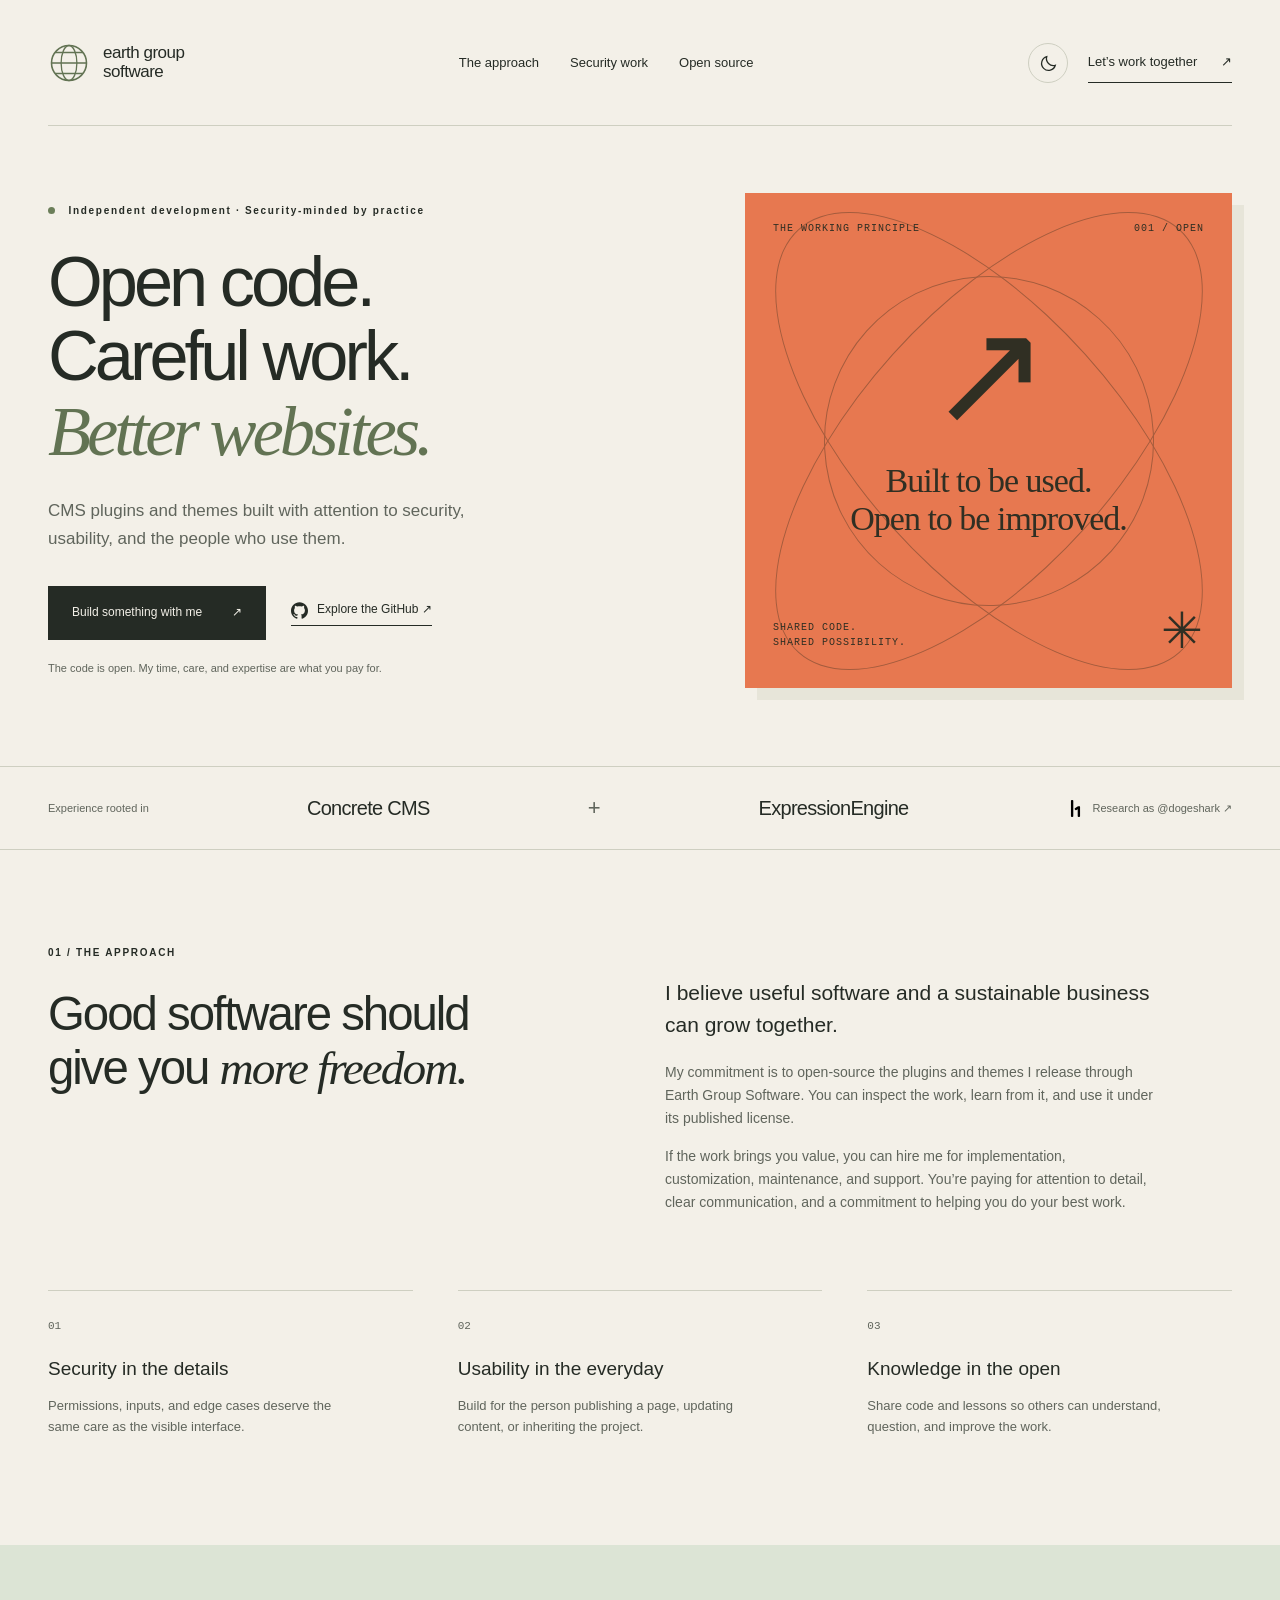
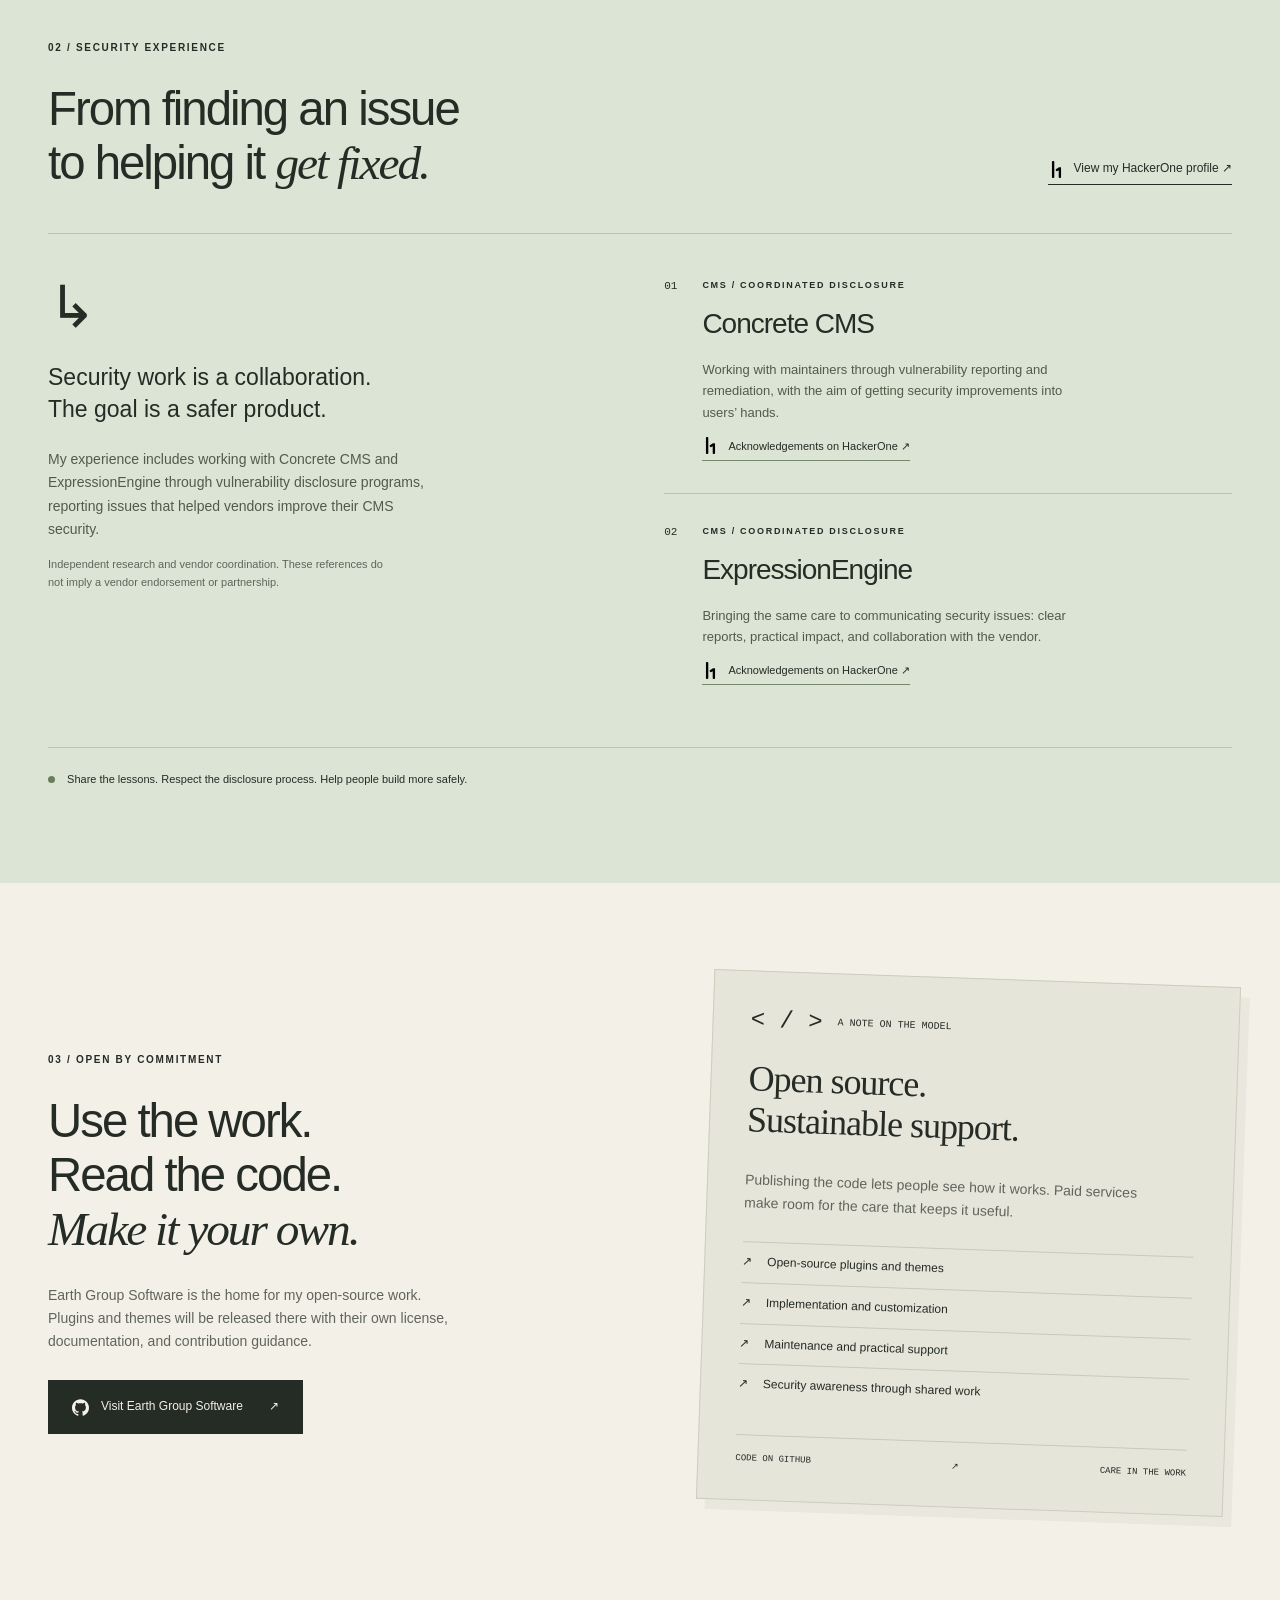
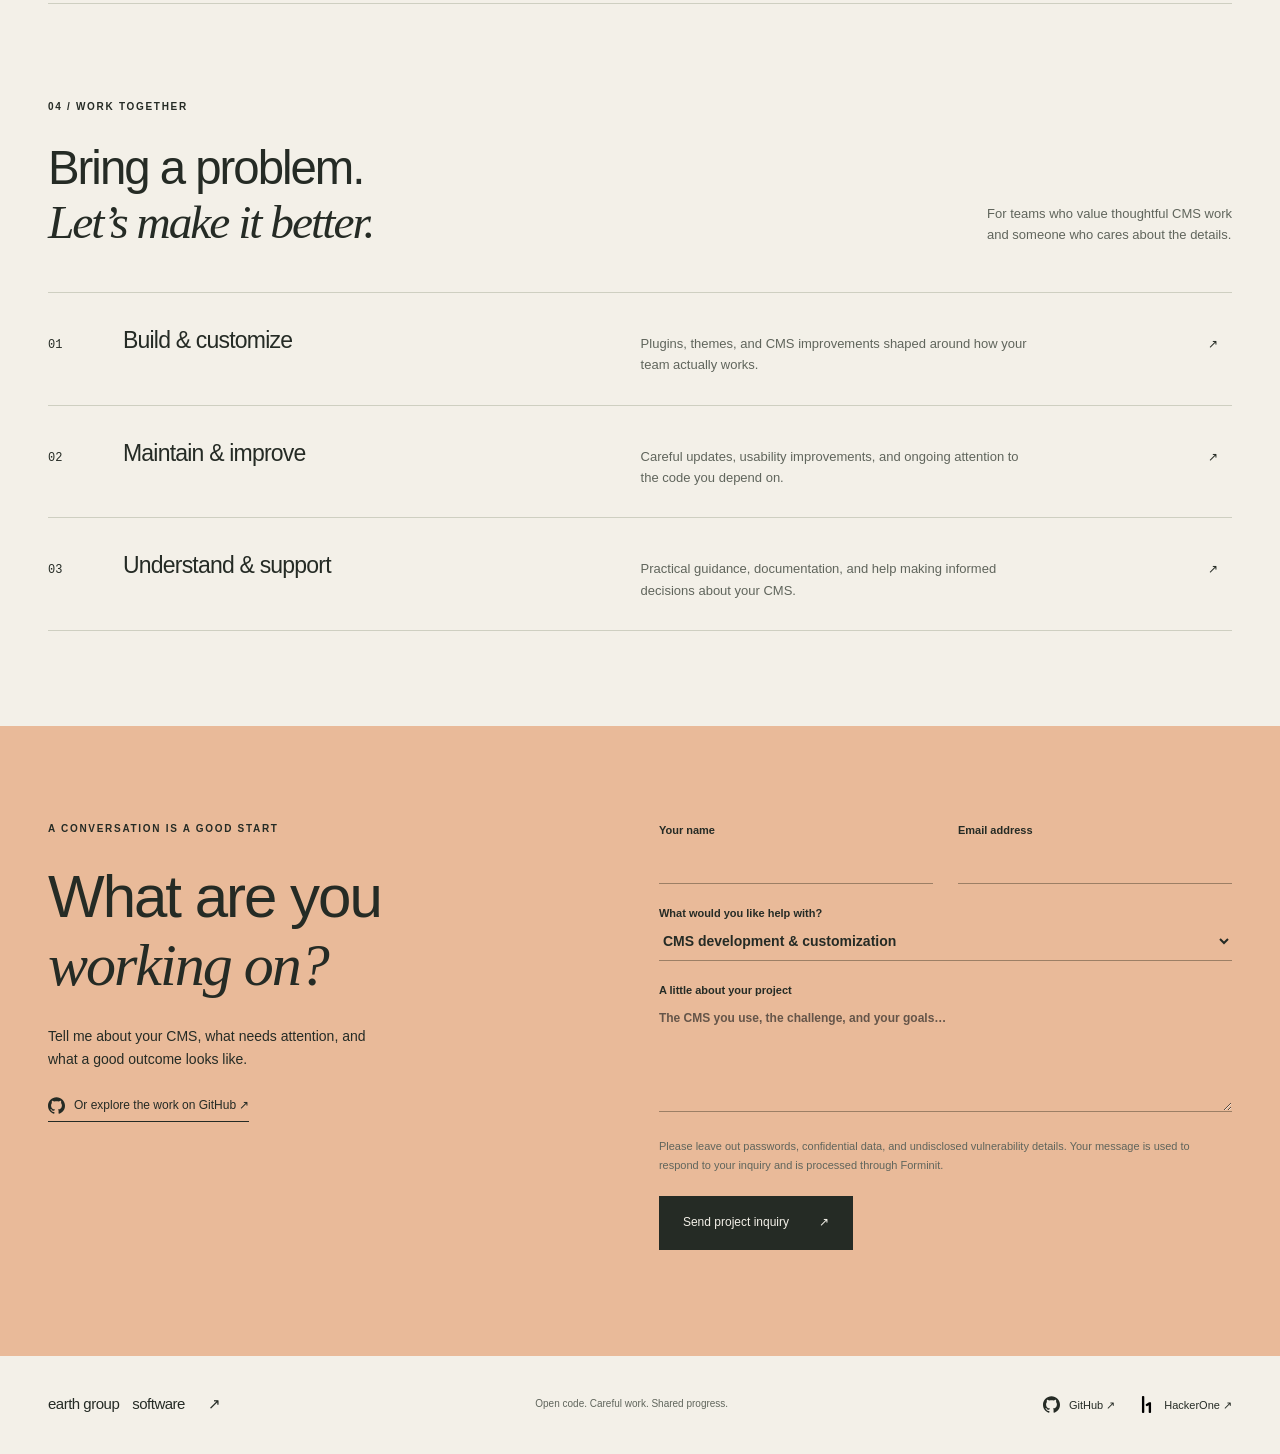
<file: index.html>
<!doctype html>
<html lang="en">
<head>
  <meta charset="utf-8"><meta name="viewport" content="width=device-width, initial-scale=1">
  <title>Earth Group Software — Open code. Careful work.</title>
  <meta name="description" content="Open-source CMS plugins and themes, thoughtful development, and paid support. Built on Dogeshark’s experience with coordinated vulnerability disclosure.">
  <meta name="theme-color" content="#f3f0e8"><link rel="icon" href="favicon.svg" type="image/svg+xml"><script src="theme.js"></script><link rel="stylesheet" href="styles.css">
</head>
<body>
<a class="skip" href="#main">Skip to content</a>
<header class="header wrap">
  <a class="brand" href="#" aria-label="Earth Group Software home"><svg class="brand-symbol" viewBox="0 0 48 48" fill="none" aria-hidden="true" focusable="false"><circle cx="24" cy="24" r="20" stroke="currentColor" stroke-width="1.8"/><ellipse cx="24" cy="24" rx="9" ry="20" stroke="currentColor" stroke-width="1.5"/><path d="M4 24h40M8 12h32M8 36h32" stroke="currentColor" stroke-width="1.5"/></svg><span>earth group<br><strong>software</strong></span></a>
  <nav aria-label="Main navigation"><a href="#approach">The approach</a><a href="#research">Security work</a><a href="#open-source">Open source</a></nav>
  <div class="header-actions"><button class="theme-toggle" type="button" aria-label="Switch to dark mode" aria-pressed="false" title="Switch to dark mode"><svg class="moon-icon" viewBox="0 0 24 24" fill="none" stroke="currentColor" stroke-width="1.6" aria-hidden="true"><path d="M20.6 14.2A8.7 8.7 0 0 1 9.8 3.4 8.8 8.8 0 1 0 20.6 14.2Z"/></svg><svg class="sun-icon" viewBox="0 0 24 24" fill="none" stroke="currentColor" stroke-width="1.6" aria-hidden="true"><circle cx="12" cy="12" r="4"/><path d="M12 1v3m0 16v3M1 12h3m16 0h3M4.2 4.2l2.1 2.1m11.4 11.4 2.1 2.1M4.2 19.8l2.1-2.1M17.7 6.3l2.1-2.1"/></svg></button><a class="header-cta" href="#contact">Let’s work together <span aria-hidden="true">↗</span></a></div>
</header>
<main id="main">
<section class="hero wrap" aria-labelledby="hero-title">
  <div class="hero-copy"><p class="eyebrow"><span class="dot"></span> Independent development · Security-minded by practice</p>
  <h1 id="hero-title">Open code.<br>Careful work.<br><em>Better websites.</em></h1>
  <p class="intro">CMS plugins and themes built with attention to security, usability, and the people who use them.</p>
  <div class="hero-actions"><a class="button dark" href="#contact">Build something with me <span aria-hidden="true">↗</span></a><a class="platform-link text-link" href="https://github.com/earth-group-software"><svg class="platform-icon github-icon" fill="currentColor" aria-hidden="true" focusable="false" role="img" viewBox="0 0 24 24" xmlns="http://www.w3.org/2000/svg"><path d="M12 .297c-6.63 0-12 5.373-12 12 0 5.303 3.438 9.8 8.205 11.385.6.113.82-.258.82-.577 0-.285-.01-1.04-.015-2.04-3.338.724-4.042-1.61-4.042-1.61C4.422 18.07 3.633 17.7 3.633 17.7c-1.087-.744.084-.729.084-.729 1.205.084 1.838 1.236 1.838 1.236 1.07 1.835 2.809 1.305 3.495.998.108-.776.417-1.305.76-1.605-2.665-.3-5.466-1.332-5.466-5.93 0-1.31.465-2.38 1.235-3.22-.135-.303-.54-1.523.105-3.176 0 0 1.005-.322 3.3 1.23.96-.267 1.98-.399 3-.405 1.02.006 2.04.138 3 .405 2.28-1.552 3.285-1.23 3.285-1.23.645 1.653.24 2.873.12 3.176.765.84 1.23 1.91 1.23 3.22 0 4.61-2.805 5.625-5.475 5.92.42.36.81 1.096.81 2.22 0 1.606-.015 2.896-.015 3.286 0 .315.21.69.825.57C20.565 22.092 24 17.592 24 12.297c0-6.627-5.373-12-12-12"/></svg><span class="link-label">Explore the GitHub ↗</span></a></div>
  <p class="small hero-note">The code is open. My time, care, and expertise are what you pay for.</p></div>
  <div class="hero-art" aria-label="An illustrated field note describing the open-source approach">
    <div class="art-top"><span>THE WORKING PRINCIPLE</span><span>001 / OPEN</span></div>
    <div class="orbit orbit-one"></div><div class="orbit orbit-two"></div><div class="orbit orbit-three"></div>
    <div class="art-center"><span aria-hidden="true">↗</span><p>Built to be used.<br>Open to be improved.</p></div>
    <div class="art-bottom"><span>SHARED CODE.<br>SHARED POSSIBILITY.</span><span class="asterisk" aria-hidden="true">✳</span></div>
  </div>
</section>
<div class="platform-band"><div class="wrap"><span>Experience rooted in</span><strong>Concrete CMS</strong><span class="plus" aria-hidden="true">+</span><strong>ExpressionEngine</strong><a class="platform-link" href="https://hackerone.com/dogeshark"><svg class="platform-icon hackerone-icon" fill="currentColor" aria-hidden="true" focusable="false" role="img" viewBox="0 0 24 24" xmlns="http://www.w3.org/2000/svg"><path d="M7.207 0c-.4836 0-.8774.1018-1.1823.3002-.3044.2003-.4592.4627-.4592.7798v21.809c0 .2766.1581.5277.4752.7609.315.2335.7031.3501 1.1664.3501.4427 0 .8306-.1166 1.1678-.3501.3352-.231.5058-.4843.5058-.761V1.0815c0-.319-.1623-.5769-.4893-.7813C8.0644.1018 7.6702 0 7.207 0zm9.5234 8.662c-.4836 0-.8717.0981-1.1683.3007l-4.439 2.7822c-.1988.1861-.2841.4687-.2473.855.0342.3826.2108.747.5238 1.0907.3145.346.6662.5626 1.0684.6547.3963.0899.6973.041.8962-.143l1.7551-1.0951v9.7817c0 .2767.1522.5278.4607.761.3007.2335.6873.3501 1.1504.3501.463 0 .863-.1166 1.1983-.3501.3371-.2332.5058-.4843.5058-.761V9.7381c0-.3193-.165-.577-.4898-.7754-.3252-.2026-.7288-.3007-1.2143-.3007z"/></svg><span class="link-label">Research as @dogeshark ↗</span></a></div></div>
<section id="approach" class="section wrap approach">
  <div><p class="eyebrow">01 / THE APPROACH</p><h2>Good software should<br>give you <em>more freedom.</em></h2></div>
  <div class="approach-copy"><p class="lead">I believe useful software and a sustainable business can grow together.</p><p>My commitment is to open-source the plugins and themes I release through Earth Group Software. You can inspect the work, learn from it, and use it under its published license.</p><p>If the work brings you value, you can hire me for implementation, customization, maintenance, and support. You’re paying for attention to detail, clear communication, and a commitment to helping you do your best work.</p></div>
  <div class="principles"><article><span>01</span><h3>Security in the details</h3><p>Permissions, inputs, and edge cases deserve the same care as the visible interface.</p></article><article><span>02</span><h3>Usability in the everyday</h3><p>Build for the person publishing a page, updating content, or inheriting the project.</p></article><article><span>03</span><h3>Knowledge in the open</h3><p>Share code and lessons so others can understand, question, and improve the work.</p></article></div>
</section>
<section id="research" class="research"><div class="wrap section">
  <div class="section-heading"><div><p class="eyebrow">02 / SECURITY EXPERIENCE</p><h2>From finding an issue<br>to helping it <em>get fixed.</em></h2></div><a class="platform-link text-link" href="https://hackerone.com/dogeshark"><svg class="platform-icon hackerone-icon" fill="currentColor" aria-hidden="true" focusable="false" role="img" viewBox="0 0 24 24" xmlns="http://www.w3.org/2000/svg"><path d="M7.207 0c-.4836 0-.8774.1018-1.1823.3002-.3044.2003-.4592.4627-.4592.7798v21.809c0 .2766.1581.5277.4752.7609.315.2335.7031.3501 1.1664.3501.4427 0 .8306-.1166 1.1678-.3501.3352-.231.5058-.4843.5058-.761V1.0815c0-.319-.1623-.5769-.4893-.7813C8.0644.1018 7.6702 0 7.207 0zm9.5234 8.662c-.4836 0-.8717.0981-1.1683.3007l-4.439 2.7822c-.1988.1861-.2841.4687-.2473.855.0342.3826.2108.747.5238 1.0907.3145.346.6662.5626 1.0684.6547.3963.0899.6973.041.8962-.143l1.7551-1.0951v9.7817c0 .2767.1522.5278.4607.761.3007.2335.6873.3501 1.1504.3501.463 0 .863-.1166 1.1983-.3501.3371-.2332.5058-.4843.5058-.761V9.7381c0-.3193-.165-.577-.4898-.7754-.3252-.2026-.7288-.3007-1.2143-.3007z"/></svg><span class="link-label">View my HackerOne profile ↗</span></a></div>
  <div class="research-layout"><div class="research-statement"><span class="research-icon" aria-hidden="true">↳</span><p>Security work is a collaboration.<br><strong>The goal is a safer product.</strong></p><p class="body-copy">My experience includes working with Concrete CMS and ExpressionEngine through vulnerability disclosure programs, reporting issues that helped vendors improve their CMS security.</p><p class="small">Independent research and vendor coordination. These references do not imply a vendor endorsement or partnership.</p></div>
  <div class="vendor-list"><article><div class="vendor-number">01</div><div><p class="eyebrow">CMS / COORDINATED DISCLOSURE</p><h3>Concrete CMS</h3><p>Working with maintainers through vulnerability reporting and remediation, with the aim of getting security improvements into users’ hands.</p><a class="platform-link" href="https://hackerone.com/concretecms/thanks"><svg class="platform-icon hackerone-icon" fill="currentColor" aria-hidden="true" focusable="false" role="img" viewBox="0 0 24 24" xmlns="http://www.w3.org/2000/svg"><path d="M7.207 0c-.4836 0-.8774.1018-1.1823.3002-.3044.2003-.4592.4627-.4592.7798v21.809c0 .2766.1581.5277.4752.7609.315.2335.7031.3501 1.1664.3501.4427 0 .8306-.1166 1.1678-.3501.3352-.231.5058-.4843.5058-.761V1.0815c0-.319-.1623-.5769-.4893-.7813C8.0644.1018 7.6702 0 7.207 0zm9.5234 8.662c-.4836 0-.8717.0981-1.1683.3007l-4.439 2.7822c-.1988.1861-.2841.4687-.2473.855.0342.3826.2108.747.5238 1.0907.3145.346.6662.5626 1.0684.6547.3963.0899.6973.041.8962-.143l1.7551-1.0951v9.7817c0 .2767.1522.5278.4607.761.3007.2335.6873.3501 1.1504.3501.463 0 .863-.1166 1.1983-.3501.3371-.2332.5058-.4843.5058-.761V9.7381c0-.3193-.165-.577-.4898-.7754-.3252-.2026-.7288-.3007-1.2143-.3007z"/></svg><span class="link-label">Acknowledgements on HackerOne ↗</span></a></div></article><article><div class="vendor-number">02</div><div><p class="eyebrow">CMS / COORDINATED DISCLOSURE</p><h3>ExpressionEngine</h3><p>Bringing the same care to communicating security issues: clear reports, practical impact, and collaboration with the vendor.</p><a class="platform-link" href="https://hackerone.com/expressionengine/thanks"><svg class="platform-icon hackerone-icon" fill="currentColor" aria-hidden="true" focusable="false" role="img" viewBox="0 0 24 24" xmlns="http://www.w3.org/2000/svg"><path d="M7.207 0c-.4836 0-.8774.1018-1.1823.3002-.3044.2003-.4592.4627-.4592.7798v21.809c0 .2766.1581.5277.4752.7609.315.2335.7031.3501 1.1664.3501.4427 0 .8306-.1166 1.1678-.3501.3352-.231.5058-.4843.5058-.761V1.0815c0-.319-.1623-.5769-.4893-.7813C8.0644.1018 7.6702 0 7.207 0zm9.5234 8.662c-.4836 0-.8717.0981-1.1683.3007l-4.439 2.7822c-.1988.1861-.2841.4687-.2473.855.0342.3826.2108.747.5238 1.0907.3145.346.6662.5626 1.0684.6547.3963.0899.6973.041.8962-.143l1.7551-1.0951v9.7817c0 .2767.1522.5278.4607.761.3007.2335.6873.3501 1.1504.3501.463 0 .863-.1166 1.1983-.3501.3371-.2332.5058-.4843.5058-.761V9.7381c0-.3193-.165-.577-.4898-.7754-.3252-.2026-.7288-.3007-1.2143-.3007z"/></svg><span class="link-label">Acknowledgements on HackerOne ↗</span></a></div></article></div></div>
  <div class="research-foot"><span class="dot"></span> Share the lessons. Respect the disclosure process. Help people build more safely.</div>
</div></section>
<section id="open-source" class="section wrap open-source"><div><p class="eyebrow">03 / OPEN BY COMMITMENT</p><h2>Use the work.<br>Read the code.<br><em>Make it your own.</em></h2><p>Earth Group Software is the home for my open-source work. Plugins and themes will be released there with their own license, documentation, and contribution guidance.</p><a class="platform-link button dark" href="https://github.com/earth-group-software"><svg class="platform-icon github-icon" fill="currentColor" aria-hidden="true" focusable="false" role="img" viewBox="0 0 24 24" xmlns="http://www.w3.org/2000/svg"><path d="M12 .297c-6.63 0-12 5.373-12 12 0 5.303 3.438 9.8 8.205 11.385.6.113.82-.258.82-.577 0-.285-.01-1.04-.015-2.04-3.338.724-4.042-1.61-4.042-1.61C4.422 18.07 3.633 17.7 3.633 17.7c-1.087-.744.084-.729.084-.729 1.205.084 1.838 1.236 1.838 1.236 1.07 1.835 2.809 1.305 3.495.998.108-.776.417-1.305.76-1.605-2.665-.3-5.466-1.332-5.466-5.93 0-1.31.465-2.38 1.235-3.22-.135-.303-.54-1.523.105-3.176 0 0 1.005-.322 3.3 1.23.96-.267 1.98-.399 3-.405 1.02.006 2.04.138 3 .405 2.28-1.552 3.285-1.23 3.285-1.23.645 1.653.24 2.873.12 3.176.765.84 1.23 1.91 1.23 3.22 0 4.61-2.805 5.625-5.475 5.92.42.36.81 1.096.81 2.22 0 1.606-.015 2.896-.015 3.286 0 .315.21.69.825.57C20.565 22.092 24 17.592 24 12.297c0-6.627-5.373-12-12-12"/></svg><span class="link-label">Visit Earth Group Software <span aria-hidden="true">↗</span></span></a></div><div class="source-note"><div class="note-label"><span aria-hidden="true">&lt; / &gt;</span> A NOTE ON THE MODEL</div><h3>Open source.<br>Sustainable support.</h3><p>Publishing the code lets people see how it works. Paid services make room for the care that keeps it useful.</p><ul><li>Open-source plugins and themes</li><li>Implementation and customization</li><li>Maintenance and practical support</li><li>Security awareness through shared work</li></ul><div class="note-footer">CODE ON GITHUB <span aria-hidden="true">↗</span> CARE IN THE WORK</div></div></section>
<section class="services wrap section" id="services"><div class="section-heading"><div><p class="eyebrow">04 / WORK TOGETHER</p><h2>Bring a problem.<br><em>Let’s make it better.</em></h2></div><p>For teams who value thoughtful CMS work<br>and someone who cares about the details.</p></div><div class="service-rows"><article><span>01</span><h3>Build &amp; customize</h3><p>Plugins, themes, and CMS improvements shaped around how your team actually works.</p><span aria-hidden="true">↗</span></article><article><span>02</span><h3>Maintain &amp; improve</h3><p>Careful updates, usability improvements, and ongoing attention to the code you depend on.</p><span aria-hidden="true">↗</span></article><article><span>03</span><h3>Understand &amp; support</h3><p>Practical guidance, documentation, and help making informed decisions about your CMS.</p><span aria-hidden="true">↗</span></article></div></section>
<section class="contact" id="contact"><div class="wrap section contact-layout"><div><p class="eyebrow">A CONVERSATION IS A GOOD START</p><h2>What are you<br><em>working on?</em></h2><p>Tell me about your CMS, what needs attention, and what a good outcome looks like.</p><a class="platform-link text-link" href="https://github.com/earth-group-software"><svg class="platform-icon github-icon" fill="currentColor" aria-hidden="true" focusable="false" role="img" viewBox="0 0 24 24" xmlns="http://www.w3.org/2000/svg"><path d="M12 .297c-6.63 0-12 5.373-12 12 0 5.303 3.438 9.8 8.205 11.385.6.113.82-.258.82-.577 0-.285-.01-1.04-.015-2.04-3.338.724-4.042-1.61-4.042-1.61C4.422 18.07 3.633 17.7 3.633 17.7c-1.087-.744.084-.729.084-.729 1.205.084 1.838 1.236 1.838 1.236 1.07 1.835 2.809 1.305 3.495.998.108-.776.417-1.305.76-1.605-2.665-.3-5.466-1.332-5.466-5.93 0-1.31.465-2.38 1.235-3.22-.135-.303-.54-1.523.105-3.176 0 0 1.005-.322 3.3 1.23.96-.267 1.98-.399 3-.405 1.02.006 2.04.138 3 .405 2.28-1.552 3.285-1.23 3.285-1.23.645 1.653.24 2.873.12 3.176.765.84 1.23 1.91 1.23 3.22 0 4.61-2.805 5.625-5.475 5.92.42.36.81 1.096.81 2.22 0 1.606-.015 2.896-.015 3.286 0 .315.21.69.825.57C20.565 22.092 24 17.592 24 12.297c0-6.627-5.373-12-12-12"/></svg><span class="link-label">Or explore the work on GitHub ↗</span></a></div>
<form id="contact-form" name="project-inquiry" method="POST" action="https://forminit.com/f/r1fcmjiuxjj" enctype="multipart/form-data"><p class="honeypot"><label>Leave this blank <input name="_gotcha" tabindex="-1" autocomplete="off"></label></p><div class="form-row"><label>Your name<input name="fi-sender-fullName" autocomplete="name" required maxlength="120"></label><label>Email address<input name="fi-sender-email" type="email" autocomplete="email" required maxlength="254"></label></div><label>What would you like help with?<select name="fi-select-service"><option>CMS development & customization</option><option>Plugins & themes</option><option>Maintenance & support</option><option>Something else</option></select></label><label>A little about your project<textarea name="fi-text-message" rows="4" required maxlength="5000" placeholder="The CMS you use, the challenge, and your goals…"></textarea></label><p class="small">Please leave out passwords, confidential data, and undisclosed vulnerability details. Your message is used to respond to your inquiry and is processed through Forminit.</p><button class="button dark" type="submit">Send project inquiry <span aria-hidden="true">↗</span></button><p id="form-notice" class="small" role="status"></p></form></div></section>
</main><footer class="wrap footer"><a class="brand footer-brand" href="#">earth group <strong>software</strong><span aria-hidden="true">↗</span></a><p>Open code. Careful work. Shared progress.</p><div><a class="platform-link" href="https://github.com/earth-group-software"><svg class="platform-icon github-icon" fill="currentColor" aria-hidden="true" focusable="false" role="img" viewBox="0 0 24 24" xmlns="http://www.w3.org/2000/svg"><path d="M12 .297c-6.63 0-12 5.373-12 12 0 5.303 3.438 9.8 8.205 11.385.6.113.82-.258.82-.577 0-.285-.01-1.04-.015-2.04-3.338.724-4.042-1.61-4.042-1.61C4.422 18.07 3.633 17.7 3.633 17.7c-1.087-.744.084-.729.084-.729 1.205.084 1.838 1.236 1.838 1.236 1.07 1.835 2.809 1.305 3.495.998.108-.776.417-1.305.76-1.605-2.665-.3-5.466-1.332-5.466-5.93 0-1.31.465-2.38 1.235-3.22-.135-.303-.54-1.523.105-3.176 0 0 1.005-.322 3.3 1.23.96-.267 1.98-.399 3-.405 1.02.006 2.04.138 3 .405 2.28-1.552 3.285-1.23 3.285-1.23.645 1.653.24 2.873.12 3.176.765.84 1.23 1.91 1.23 3.22 0 4.61-2.805 5.625-5.475 5.92.42.36.81 1.096.81 2.22 0 1.606-.015 2.896-.015 3.286 0 .315.21.69.825.57C20.565 22.092 24 17.592 24 12.297c0-6.627-5.373-12-12-12"/></svg><span class="link-label">GitHub ↗</span></a><a class="platform-link" href="https://hackerone.com/dogeshark"><svg class="platform-icon hackerone-icon" fill="currentColor" aria-hidden="true" focusable="false" role="img" viewBox="0 0 24 24" xmlns="http://www.w3.org/2000/svg"><path d="M7.207 0c-.4836 0-.8774.1018-1.1823.3002-.3044.2003-.4592.4627-.4592.7798v21.809c0 .2766.1581.5277.4752.7609.315.2335.7031.3501 1.1664.3501.4427 0 .8306-.1166 1.1678-.3501.3352-.231.5058-.4843.5058-.761V1.0815c0-.319-.1623-.5769-.4893-.7813C8.0644.1018 7.6702 0 7.207 0zm9.5234 8.662c-.4836 0-.8717.0981-1.1683.3007l-4.439 2.7822c-.1988.1861-.2841.4687-.2473.855.0342.3826.2108.747.5238 1.0907.3145.346.6662.5626 1.0684.6547.3963.0899.6973.041.8962-.143l1.7551-1.0951v9.7817c0 .2767.1522.5278.4607.761.3007.2335.6873.3501 1.1504.3501.463 0 .863-.1166 1.1983-.3501.3371-.2332.5058-.4843.5058-.761V9.7381c0-.3193-.165-.577-.4898-.7754-.3252-.2026-.7288-.3007-1.2143-.3007z"/></svg><span class="link-label">HackerOne ↗</span></a></div></footer>
<script src="https://forminit.com/sdk/v1/forminit.js"></script>
<script src="script.js" defer></script>
</body></html>
</file>
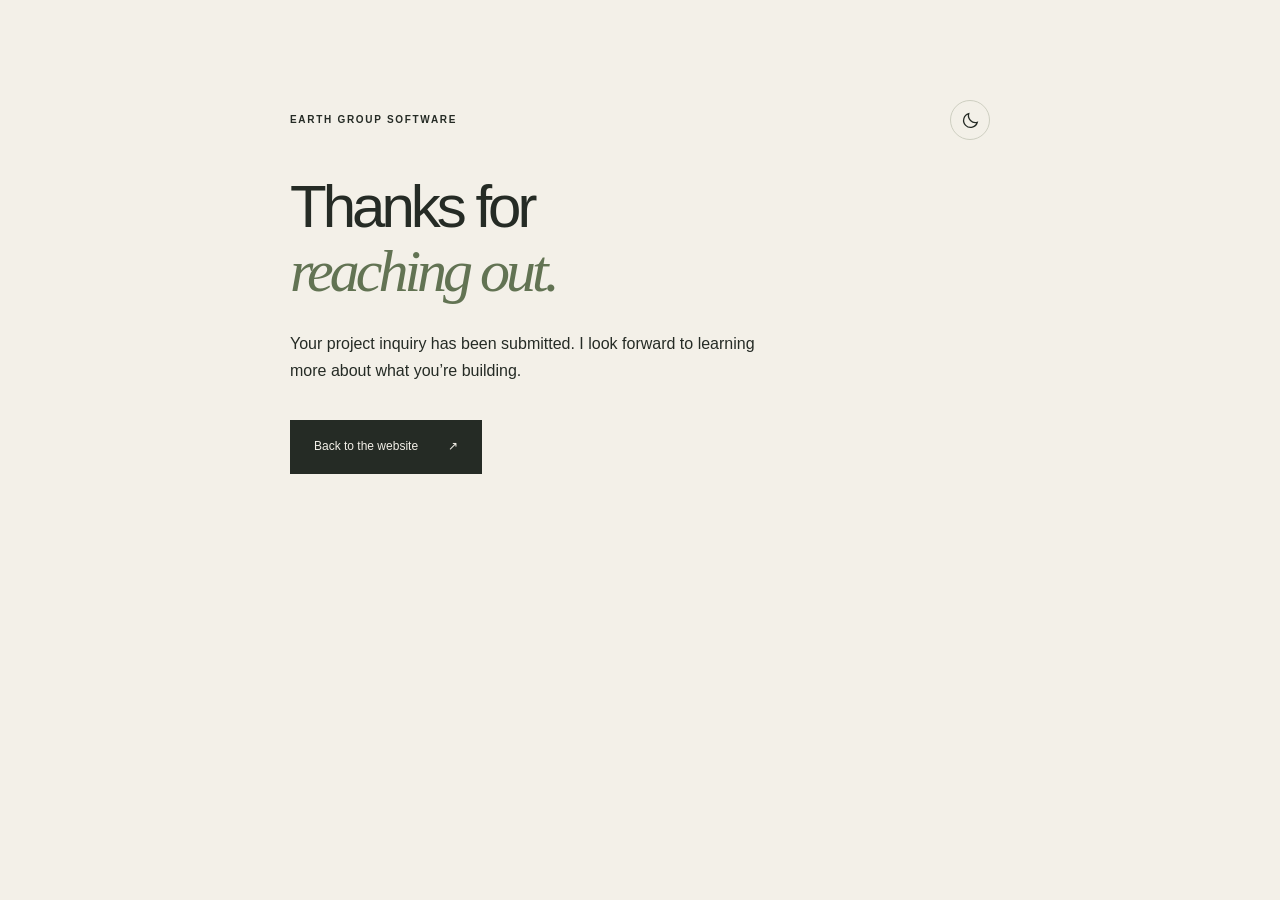
<file: thanks.html>
<!doctype html><html lang="en"><head><meta charset="utf-8"><meta name="viewport" content="width=device-width,initial-scale=1"><meta name="robots" content="noindex"><title>Thank you — Earth Group Software</title><link rel="icon" href="favicon.svg" type="image/svg+xml"><script src="theme.js"></script><link rel="stylesheet" href="styles.css"></head><body><main class="wrap thanks"><div class="thanks-toolbar"><p class="eyebrow">EARTH GROUP SOFTWARE</p><button class="theme-toggle" type="button" aria-label="Switch to dark mode" aria-pressed="false" title="Switch to dark mode"><svg class="moon-icon" viewBox="0 0 24 24" fill="none" stroke="currentColor" stroke-width="1.6" aria-hidden="true"><path d="M20.6 14.2A8.7 8.7 0 0 1 9.8 3.4 8.8 8.8 0 1 0 20.6 14.2Z"/></svg><svg class="sun-icon" viewBox="0 0 24 24" fill="none" stroke="currentColor" stroke-width="1.6" aria-hidden="true"><circle cx="12" cy="12" r="4"/><path d="M12 1v3m0 16v3M1 12h3m16 0h3M4.2 4.2l2.1 2.1m11.4 11.4 2.1 2.1M4.2 19.8l2.1-2.1M17.7 6.3l2.1-2.1"/></svg></button></div><h1>Thanks for<br><em>reaching out.</em></h1><p>Your project inquiry has been submitted. I look forward to learning more about what you’re building.</p><a class="button dark" href="/">Back to the website <span aria-hidden="true">↗</span></a></main></body></html>
</file>
<file: styles.css>
:root{--paper:#f3f0e8;--ink:#252b25;--muted:#60655c;--line:#cecfc1;--orange:#e77850;--green:#dce4d5}*{box-sizing:border-box}html{scroll-behavior:smooth;scroll-padding-top:28px}body{margin:0;background:var(--paper);color:var(--ink);font-family:Arial,Helvetica,sans-serif;font-size:16px;line-height:1.65}a{color:inherit;text-decoration:none}a:hover{text-decoration:underline;text-underline-offset:5px}button,input,textarea,select{font:inherit}a,button,input,textarea,select{touch-action:manipulation}:focus-visible{outline:3px solid #264e91;outline-offset:5px}.wrap{width:min(1260px,calc(100% - 96px));margin:auto}.header{display:flex;align-items:center;justify-content:space-between;min-height:126px;border-bottom:1px solid var(--line);gap:24px}.brand{display:flex;gap:13px;align-items:center;font-size:17px;line-height:1.1;letter-spacing:-.5px}.brand strong{font-weight:400}.mark{font-family:Georgia,serif;font-size:45px;letter-spacing:-15px;margin-right:12px}.mark span{color:#697a5d}.header nav{display:flex;gap:31px;font-size:13px}.header-cta{font-size:13px;border-bottom:1px solid var(--ink);padding:9px 0}.header-cta span{margin-left:20px}.hero{display:grid;grid-template-columns:1.3fr 1fr;gap:64px;padding-top:67px;padding-bottom:78px;align-items:center}.eyebrow{font-size:10px;letter-spacing:1.7px;font-weight:700;margin:0 0 25px}.dot{display:inline-block;width:7px;height:7px;background:#6b7e59;border-radius:50%;margin-right:9px}h1,h2,h3,p{margin-top:0}h1{font-size:clamp(52px,5.5vw,79px);line-height:1.06;letter-spacing:-4px;font-weight:500;margin-bottom:28px}h1 em,h2 em{font-family:Georgia,'Times New Roman',serif;font-weight:400}h1 em{color:#627353}h2{font-size:clamp(36px,3.7vw,52px);line-height:1.14;letter-spacing:-2px;font-weight:500;margin-bottom:25px}h3{font-weight:500}.intro{max-width:440px;font-size:17px;color:var(--muted);line-height:1.7}.hero-actions{display:flex;align-items:center;gap:25px;margin-top:32px;flex-wrap:wrap}.button{display:inline-flex;gap:30px;align-items:center;justify-content:space-between;padding:16px 23px;border:1px solid var(--ink);font-size:12px;font-weight:500;cursor:pointer}.button:hover{text-decoration:none;background:#45543c}.dark{background:var(--ink);color:var(--paper)}.text-link{font-size:12px;border-bottom:1px solid;padding-bottom:5px;width:fit-content}.small{font-size:11px;color:var(--muted);line-height:1.7}.hero-note{margin:19px 0 0}.hero-art{position:relative;overflow:hidden;background:var(--orange);height:495px;isolation:isolate;color:#302f23;display:flex;flex-direction:column;justify-content:space-between;padding:28px;box-shadow:12px 12px 0 #e7e5d9}.art-top,.art-bottom{display:flex;justify-content:space-between;align-items:center;font-family:monospace;font-size:10px;letter-spacing:1px;line-height:1.5}.art-center{position:relative;text-align:center;z-index:1}.art-center>span{font-size:146px;line-height:.9;font-weight:400;display:block}.art-center p{font-family:Georgia,serif;font-size:34px;line-height:1.12;letter-spacing:-1px;margin:22px 0 0}.asterisk{font-size:50px;line-height:1}.orbit{position:absolute;border:1px solid #a55c3d;border-radius:50%;width:570px;height:260px;left:50%;top:50%;z-index:-1;transform:translate(-50%,-50%) rotate(-48deg)}.orbit-two{transform:translate(-50%,-50%) rotate(48deg)}.orbit-three{width:330px;height:330px}.platform-band{border-top:1px solid var(--line);border-bottom:1px solid var(--line)}.platform-band .wrap{display:flex;justify-content:space-between;align-items:center;gap:20px;padding-block:23px}.platform-band span,.platform-band a{font-size:11px;color:var(--muted)}.platform-band strong{font-size:20px;font-weight:500;letter-spacing:-.7px}.platform-band .plus{font-size:22px}.section{padding-top:95px;padding-bottom:95px}.approach{display:grid;grid-template-columns:1fr 1fr;gap:50px}.approach-copy{max-width:490px;padding-top:32px;color:var(--muted);font-size:14px}.lead{font-size:21px;line-height:1.5;color:var(--ink)}.principles{grid-column:1/-1;display:grid;grid-template-columns:repeat(3,1fr);gap:45px;margin-top:12px}.principles article{border-top:1px solid var(--line);padding-top:20px}.principles article>span{font-family:monospace;font-size:11px;color:var(--muted)}.principles h3{font-size:19px;margin:16px 0 10px}.principles p{font-size:13px;color:var(--muted);max-width:300px}.research{background:var(--green)}.section-heading{display:flex;align-items:flex-end;justify-content:space-between;gap:30px;margin-bottom:42px}.section-heading h2{margin-bottom:0}.section-heading>.text-link{margin-bottom:6px;white-space:nowrap}.research-layout{display:grid;grid-template-columns:1fr 1.1fr;gap:100px;border-top:1px solid #b9c4af;padding-top:44px}.research-icon{font-size:58px;line-height:1;display:block;margin-bottom:25px}.research-statement>p:first-of-type{font-size:23px;line-height:1.4}.research-statement strong{font-weight:500}.body-copy{font-size:14px;color:#505c48;max-width:380px}.research-statement .small{max-width:350px}.vendor-list article{display:flex;gap:25px;padding-bottom:30px}.vendor-list article+article{border-top:1px solid #b9c4af;padding-top:30px}.vendor-number{font:11px monospace;padding-top:2px}.vendor-list .eyebrow{font-size:9px;margin-bottom:8px}.vendor-list h3{font-size:28px;letter-spacing:-1px;margin-bottom:12px}.vendor-list p:not(.eyebrow){font-size:13px;max-width:380px;color:#505c48}.vendor-list a{font-size:11px;border-bottom:1px solid #76876a;padding-bottom:5px}.research-foot{border-top:1px solid #b9c4af;padding-top:22px;font-size:11px;margin-top:30px}.open-source{display:grid;grid-template-columns:1fr 1fr;gap:130px;align-items:center}.open-source>div>p:not(.eyebrow){font-size:14px;max-width:410px;color:var(--muted);margin:27px 0}.source-note{background:#e6e5da;padding:35px 37px;transform:rotate(2deg);border:1px solid #cccdbf;box-shadow:9px 10px 0 #eae8de}.note-label{font:10px monospace;display:flex;align-items:center;gap:15px}.note-label span{font-size:24px}.source-note h3{font-family:Georgia,serif;font-size:36px;line-height:1.15;letter-spacing:-1px;margin:25px 0 17px}.source-note p{font-size:13px;color:var(--muted)}.source-note ul{padding:0;list-style:none;margin:25px 0 30px}.source-note li{border-top:1px solid #c8cabe;padding:10px 0;font-size:12px}.source-note li:before{content:'↗';padding-right:15px}.note-footer{font:9px monospace;display:flex;justify-content:space-between;gap:8px;border-top:1px solid #c8cabe;padding-top:18px}.services{border-top:1px solid var(--line)}.section-heading>p{font-size:13px;color:var(--muted);margin-bottom:4px}.service-rows article{display:grid;grid-template-columns:55px 1fr 1.1fr 24px;gap:20px;border-top:1px solid var(--line);padding:29px 0;align-items:baseline}.service-rows article:last-child{border-bottom:1px solid var(--line)}.service-rows span{font:12px monospace}.service-rows h3{font-size:23px;letter-spacing:-.8px;margin:0}.service-rows p{font-size:13px;color:var(--muted);max-width:390px;margin:0}.contact{background:#e9ba99}.contact-layout{display:grid;grid-template-columns:1fr 1.1fr;gap:90px}.contact-layout h2{font-size:60px}.contact-layout>div>p:not(.eyebrow){font-size:14px;max-width:330px;margin-bottom:25px}.contact label{display:block;font-size:11px;font-weight:600}.contact input,.contact select,.contact textarea{width:100%;border:0;border-bottom:1px solid #9c7f65;background:transparent;border-radius:0;padding:10px 0;font-size:14px;color:var(--ink);margin-bottom:20px}.contact textarea{resize:vertical;min-height:100px}.contact textarea::placeholder{color:#655549;font-size:12px}.form-row{display:grid;grid-template-columns:1fr 1fr;gap:25px}.contact .button{margin-top:10px}.honeypot{display:none}.footer{display:flex;justify-content:space-between;align-items:center;padding-block:40px;gap:25px}.footer-brand{font-size:15px}.footer-brand span{margin-left:10px}.footer p{font-size:10px;color:var(--muted);margin:0}.footer>div{display:flex;gap:23px;font-size:11px}.skip{position:absolute;left:20px;top:-100px;background:var(--ink);color:white;padding:12px;z-index:5}.skip:focus{top:10px}.thanks{max-width:700px;padding-block:100px}.thanks h1{font-size:60px}.thanks p{max-width:500px}.thanks .button{margin-top:20px}
@media(min-width:1500px){.hero{gap:100px}}@media(max-width:1000px){.wrap{width:calc(100% - 56px)}.header nav{gap:18px}.hero{gap:35px}.hero-art{height:450px}.hero-actions{gap:18px}.hero .eyebrow{max-width:300px}.research-layout,.open-source,.contact-layout{gap:45px}.platform-band strong{font-size:17px}.art-center p{font-size:29px}}@media(max-width:760px){.wrap{width:calc(100% - 40px)}.header{min-height:90px;flex-wrap:wrap;padding-block:18px;gap:20px}.header nav{order:3;width:100%;border-top:1px solid var(--line);padding-top:15px;justify-content:space-between;font-size:12px}.header-cta{font-size:11px}.hero{grid-template-columns:1fr;padding-top:42px;padding-bottom:50px;gap:35px}h1{font-size:61px;letter-spacing:-3px}.hero-art{height:390px;margin-right:10px}.hero .eyebrow{max-width:none;font-size:9px}.intro{font-size:16px}.platform-band .wrap{flex-wrap:wrap;justify-content:flex-start;gap:14px 20px}.platform-band .wrap>span:first-child{width:100%}.platform-band a{width:100%}.platform-band .plus{font-size:16px}.section{padding-block:60px}.approach{grid-template-columns:1fr;gap:10px}.approach-copy{padding-top:0}.principles{grid-template-columns:1fr;gap:20px;margin-top:22px}.principles p{max-width:none}.section-heading{display:block;margin-bottom:30px}.section-heading .text-link{display:inline-block;margin-top:20px}.research-layout,.open-source,.contact-layout{grid-template-columns:1fr;gap:35px}.research-statement .body-copy,.research-statement .small{max-width:none}.research-icon{margin-bottom:18px}.research-foot{line-height:1.6}.source-note{margin-inline:5px;padding:27px;transform:rotate(1deg)}.section-heading>p{margin-top:20px}.service-rows article{grid-template-columns:25px 1fr 20px;gap:15px;padding-block:23px}.service-rows p{grid-column:2;grid-row:2;max-width:none}.service-rows article>span:last-child{grid-column:3;grid-row:1}.service-rows h3{font-size:21px}.contact-layout h2{font-size:51px}.form-row{grid-template-columns:1fr;gap:0}.footer{flex-wrap:wrap;padding-block:30px}.footer p{order:3;width:100%}.footer>div{gap:15px}.footer-brand{gap:4px}h2{font-size:39px}.hero-actions .button{padding-inline:19px}}@media(prefers-reduced-motion:reduce){html{scroll-behavior:auto}}
:root{color-scheme:light}
.brand-symbol{width:42px;height:42px;flex:none;color:#627353}
.brand:hover{text-decoration:none}
.header-actions{display:flex;align-items:center;gap:20px}
.theme-toggle{width:40px;height:40px;display:inline-grid;place-items:center;border:1px solid var(--line);border-radius:50%;color:var(--ink);background:transparent;cursor:pointer;flex:none;padding:10px}
.theme-toggle:hover{background:var(--green)}
.theme-toggle svg{width:19px;height:19px}
.sun-icon{display:none}
.platform-link{display:inline-flex;align-items:center;gap:9px}
.platform-icon{width:17px;height:17px;flex:none}
.platform-link.button{gap:12px}
.platform-link.button .link-label{display:inline-flex;align-items:center;gap:26px}
.hackerone-icon{color:#000}
.thanks-toolbar{display:flex;align-items:center;justify-content:space-between;margin-bottom:35px;gap:20px}
.thanks-toolbar .eyebrow{margin:0}
.header nav{flex-wrap:wrap}
.header-actions,.header>.brand{flex-shrink:0}
html[data-theme="dark"]{color-scheme:dark;--paper:#191e1b;--ink:#f0eee5;--muted:#b2bbae;--line:#414c42;--green:#28372c}
[data-theme="dark"] .moon-icon{display:none}
[data-theme="dark"] .sun-icon{display:block}
[data-theme="dark"] .brand-symbol,[data-theme="dark"] h1 em{color:#b2c89e}
[data-theme="dark"] .dot{background:#b2c89e}
[data-theme="dark"] .hackerone-icon{color:#fff}
[data-theme="dark"] .hero-art{box-shadow:12px 12px 0 #2e382d}
[data-theme="dark"] .source-note{background:#29312a;border-color:#465344;box-shadow:9px 10px 0 #222922}
[data-theme="dark"] .source-note li,[data-theme="dark"] .note-footer,[data-theme="dark"] .research-layout,[data-theme="dark"] .vendor-list article+article,[data-theme="dark"] .research-foot{border-color:#4c5a48}
[data-theme="dark"] .body-copy,[data-theme="dark"] .vendor-list p:not(.eyebrow){color:#c1cbbb}
[data-theme="dark"] .vendor-list a{border-color:#91a183}
[data-theme="dark"] .contact{background:#392c25}
[data-theme="dark"] .contact input,[data-theme="dark"] .contact select,[data-theme="dark"] .contact textarea{border-color:#9b806b}
[data-theme="dark"] .contact textarea::placeholder{color:#c2afa0}
[data-theme="dark"] .contact select option{background:#392c25}
[data-theme="dark"] .button:hover{background:#c4d2b6;color:#191e1b}
[data-theme="dark"] :focus-visible{outline-color:#f2b088}
@media(max-width:1100px) and (min-width:761px){.header{gap:18px}.header nav{gap:15px}.header-actions{gap:12px}.header-cta span{margin-left:8px}}
@media(max-width:760px){.header-actions{gap:12px}.theme-toggle{width:36px;height:36px;padding:8px}.brand-symbol{width:36px;height:36px}.header{gap:15px}.brand{font-size:15px}.header-cta span{margin-left:6px}.platform-band a{width:auto}.platform-band .wrap .link-label{font-size:11px}.footer>.platform-link{gap:9px}.platform-link.button .link-label{gap:15px}.platform-link.button{padding-inline:18px}}
</file>
